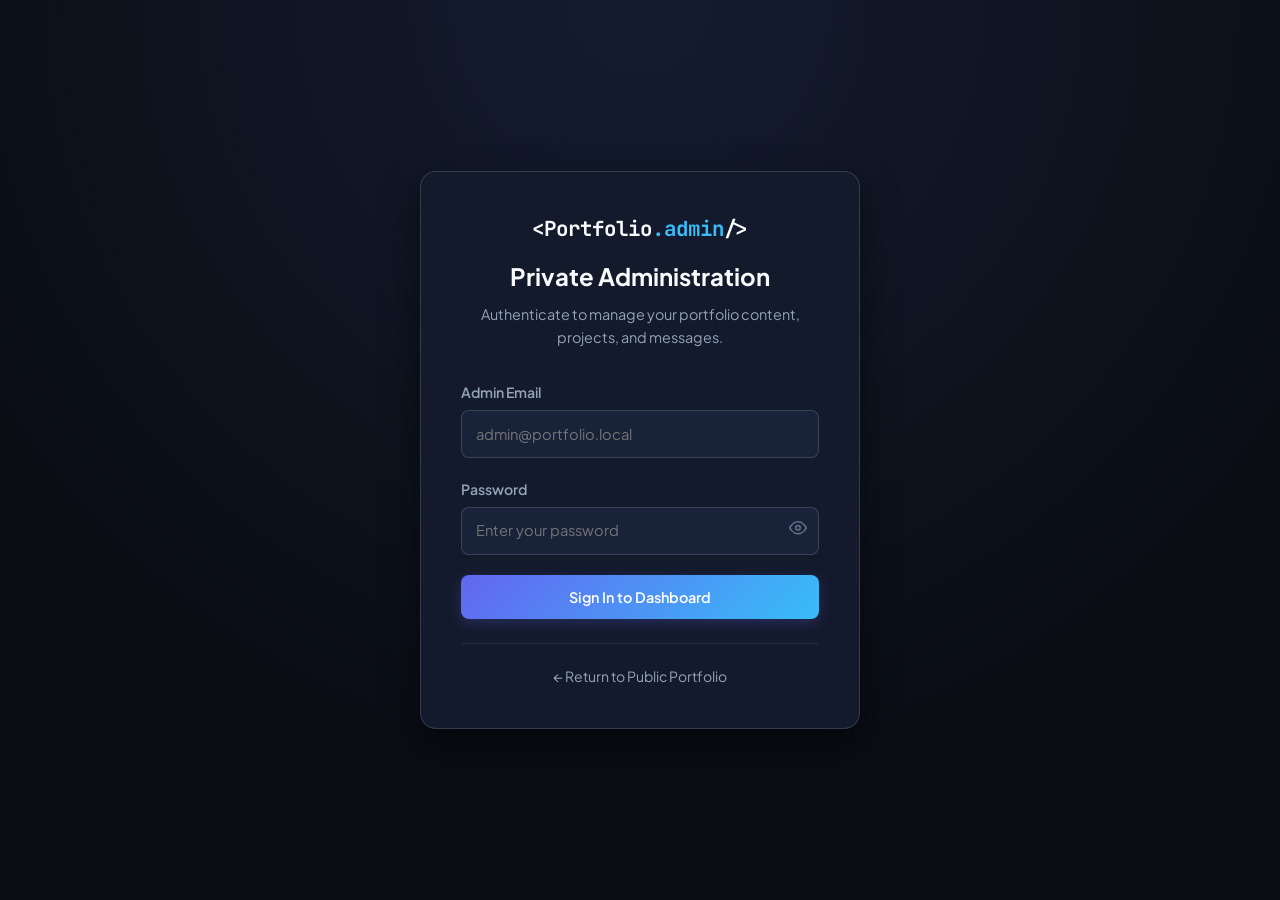
<file: admin/login.html>
<!DOCTYPE html>
<html lang="en">
<head>
  <meta charset="UTF-8" />
  <meta name="viewport" content="width=device-width, initial-scale=1.0" />
  <title>Admin Login | Portfolio CMS</title>
  
  <!-- Google Fonts -->
  <link rel="preconnect" href="https://fonts.googleapis.com" />
  <link rel="preconnect" href="https://fonts.gstatic.com" crossorigin />
  <link href="https://fonts.googleapis.com/css2?family=JetBrains+Mono:wght@400;500;600;700&family=Plus+Jakarta+Sans:wght@400;500;600;700;800&display=swap" rel="stylesheet" />

  <link rel="stylesheet" href="/admin/css/admin.css" />
</head>
<body class="login-body">

  <div class="login-wrapper">
    <div class="login-card">
      <div class="login-header">
        <div class="login-logo">
          <span>&lt;</span><span class="logo-text">Portfolio</span><span class="logo-accent">.admin</span><span>/&gt;</span>
        </div>
        <h1 class="login-title">Private Administration</h1>
        <p class="login-subtitle">Authenticate to manage your portfolio content, projects, and messages.</p>
      </div>

      <div class="login-alert" id="login-alert" style="display: none;"></div>

      <form id="admin-login-form" novalidate>
        <div class="form-group">
          <label for="admin-email" class="form-label">Admin Email</label>
          <input type="email" id="admin-email" name="email" class="form-input" placeholder="admin@portfolio.local" required autocomplete="email" />
        </div>

        <div class="form-group">
          <label for="admin-password" class="form-label">Password</label>
          <div class="password-input-wrapper">
            <input type="password" id="admin-password" name="password" class="form-input" placeholder="Enter your password" required autocomplete="current-password" />
            <button type="button" class="password-toggle-btn" id="password-toggle" aria-label="Toggle password visibility">
              <svg id="eye-icon" viewBox="0 0 24 24" width="18" height="18" stroke="currentColor" stroke-width="2" fill="none"><path d="M1 12s4-8 11-8 11 8 11 8-4 8-11 8-11-8-11-8z"></path><circle cx="12" cy="12" r="3"></circle></svg>
            </button>
          </div>
        </div>

        <button type="submit" id="login-btn" class="btn btn-primary btn-block">
          <span id="login-btn-text">Sign In to Dashboard</span>
        </button>
      </form>

      <div class="login-footer">
        <a href="/" class="login-back-link">&larr; Return to Public Portfolio</a>
      </div>
    </div>
  </div>

  <script>
    document.addEventListener('DOMContentLoaded', () => {
      const form = document.getElementById('admin-login-form');
      const emailInput = document.getElementById('admin-email');
      const passwordInput = document.getElementById('admin-password');
      const passwordToggle = document.getElementById('password-toggle');
      const loginBtn = document.getElementById('login-btn');
      const loginBtnText = document.getElementById('login-btn-text');
      const alertBox = document.getElementById('login-alert');

      // Password toggle
      passwordToggle.addEventListener('click', () => {
        const isPass = passwordInput.type === 'password';
        passwordInput.type = isPass ? 'text' : 'password';
      });

      // Submit
      form.addEventListener('submit', async (e) => {
        e.preventDefault();
        alertBox.style.display = 'none';

        const email = emailInput.value.trim();
        const password = passwordInput.value;

        if (!email || !password) {
          showAlert('Please enter both your admin email and password.');
          return;
        }

        loginBtn.disabled = true;
        loginBtnText.textContent = 'Authenticating...';

        try {
          const res = await fetch('/api/auth/login', {
            method: 'POST',
            headers: { 'Content-Type': 'application/json' },
            body: JSON.stringify({ email, password })
          });

          const data = await res.json();
          if (res.ok && data.success) {
            window.location.href = '/admin/dashboard';
          } else {
            showAlert(data.error || 'Invalid credentials. Please try again.');
          }
        } catch (err) {
          showAlert('Network error: Could not reach the authentication server.');
        } finally {
          loginBtn.disabled = false;
          loginBtnText.textContent = 'Sign In to Dashboard';
        }
      });

      function showAlert(msg) {
        alertBox.textContent = msg;
        alertBox.style.display = 'block';
      }
    });
  </script>
</body>
</html>
</file>
<file: admin/css/admin.css>
/* Admin CMS Dashboard Stylesheet */
:root {
  --bg-base: #0a0d14;
  --bg-sidebar: #0f1422;
  --bg-surface: #131a2c;
  --bg-surface-elevated: #182238;
  --bg-surface-hover: #1f2c4a;

  --border-subtle: rgba(255, 255, 255, 0.08);
  --border-strong: rgba(255, 255, 255, 0.15);
  --border-accent: rgba(99, 102, 241, 0.4);

  --text-primary: #f8fafc;
  --text-secondary: #94a3b8;
  --text-muted: #64748b;

  --accent-primary: #6366f1;
  --accent-secondary: #38bdf8;
  --accent-glow: rgba(99, 102, 241, 0.25);
  --accent-gradient: linear-gradient(135deg, #6366f1 0%, #38bdf8 100%);

  --status-success: #10b981;
  --status-warning: #f59e0b;
  --status-error: #ef4444;

  --font-sans: 'Plus Jakarta Sans', system-ui, -apple-system, BlinkMacSystemFont, sans-serif;
  --font-mono: 'JetBrains Mono', monospace;

  --sidebar-width: 260px;
  --header-height: 64px;

  --radius-sm: 8px;
  --radius-md: 12px;
  --radius-lg: 16px;
  --radius-full: 9999px;

  --shadow-sm: 0 2px 8px rgba(0, 0, 0, 0.3);
  --shadow-md: 0 8px 24px rgba(0, 0, 0, 0.4);
  --shadow-lg: 0 16px 36px rgba(0, 0, 0, 0.5);

  --transition-fast: 150ms ease;
  --transition-base: 250ms ease;
}

*,
*::before,
*::after {
  box-sizing: border-box;
  margin: 0;
  padding: 0;
}

body {
  font-family: var(--font-sans);
  background-color: var(--bg-base);
  color: var(--text-primary);
  line-height: 1.6;
  font-size: 0.95rem;
  -webkit-font-smoothing: antialiased;
  overflow-x: hidden;
}

a {
  color: inherit;
  text-decoration: none;
}

button,
input,
textarea,
select {
  font: inherit;
  color: inherit;
}

button {
  cursor: pointer;
  border: none;
  background: none;
}

/* Login Page Layout */

.login-body {
  display: flex;
  align-items: center;
  justify-content: center;
  min-height: 100vh;
  padding: 1.5rem;
  background: radial-gradient(circle at top, #141c30 0%, var(--bg-base) 70%);
}

.login-wrapper {
  width: 100%;
  max-width: 440px;
}

.login-card {
  background: var(--bg-surface);
  border: 1px solid var(--border-strong);
  border-radius: var(--radius-lg);
  padding: 2.5rem;
  box-shadow: var(--shadow-lg);
}

.login-header {
  text-align: center;
  margin-bottom: 2rem;
}

.login-logo {
  font-family: var(--font-mono);
  font-weight: 700;
  font-size: 1.3rem;
  margin-bottom: 0.75rem;
}

.logo-accent {
  color: var(--accent-secondary);
}

.login-title {
  font-size: 1.5rem;
  font-weight: 700;
  margin-bottom: 0.5rem;
}

.login-subtitle {
  color: var(--text-secondary);
  font-size: 0.9rem;
}

.login-alert {
  background: rgba(239, 68, 68, 0.12);
  border: 1px solid rgba(239, 68, 68, 0.3);
  color: #fca5a5;
  padding: 0.75rem 1rem;
  border-radius: var(--radius-sm);
  margin-bottom: 1.5rem;
  font-size: 0.88rem;
}

.password-input-wrapper {
  position: relative;
}

.password-toggle-btn {
  position: absolute;
  right: 0.75rem;
  top: 50%;
  transform: translateY(-50%);
  color: var(--text-muted);
}

.password-toggle-btn:hover {
  color: var(--text-primary);
}

.login-footer {
  text-align: center;
  margin-top: 1.5rem;
  padding-top: 1.25rem;
  border-top: 1px solid var(--border-subtle);
}

.login-back-link {
  font-size: 0.88rem;
  color: var(--text-secondary);
}

.login-back-link:hover {
  color: var(--accent-secondary);
}

/* Admin Dashboard Shell */
.admin-shell {
  display: flex;
  min-height: 100vh;
}

/* Sidebar Navigation */
.admin-sidebar {
  width: var(--sidebar-width);
  background: var(--bg-sidebar);
  border-right: 1px solid var(--border-subtle);
  display: flex;
  flex-direction: column;
  position: fixed;
  top: 0;
  bottom: 0;
  left: 0;
  z-index: 100;
  transition: transform var(--transition-base);
}

.sidebar-header {
  height: var(--header-height);
  padding-inline: 1.5rem;
  display: flex;
  align-items: center;
  justify-content: space-between;
  border-bottom: 1px solid var(--border-subtle);
}

.sidebar-logo {
  font-family: var(--font-mono);
  font-weight: 700;
  font-size: 1.1rem;
}

.sidebar-menu {
  padding: 1.25rem 0.75rem;
  display: flex;
  flex-direction: column;
  gap: 0.35rem;
  flex-grow: 1;
  overflow-y: auto;
}

.nav-item {
  display: flex;
  align-items: center;
  gap: 0.85rem;
  padding: 0.7rem 1rem;
  border-radius: var(--radius-sm);
  color: var(--text-secondary);
  font-weight: 500;
  font-size: 0.92rem;
  transition: all var(--transition-fast);
  position: relative;
}

.nav-item:hover {
  background: var(--bg-surface-elevated);
  color: var(--text-primary);
}

.nav-item.active {
  background: var(--accent-primary);
  color: #ffffff;
  font-weight: 600;
  box-shadow: 0 4px 12px var(--accent-glow);
}

.nav-item svg {
  width: 18px;
  height: 18px;
  stroke-width: 2;
  stroke: currentColor;
  fill: none;
  flex-shrink: 0;
}

.sidebar-group-title {
  font-family: var(--font-mono);
  font-size: 0.68rem;
  font-weight: 700;
  text-transform: uppercase;
  letter-spacing: 0.08em;
  color: var(--text-muted);
  padding: 0.9rem 1rem 0.35rem;
  user-select: none;
}

.stats-config-grid {
  display: grid;
  grid-template-columns: repeat(auto-fit, minmax(240px, 1fr));
  gap: 1.25rem;
}

.stat-config-card {
  background: var(--bg-surface-elevated);
  border: 1px solid var(--border-subtle);
  border-radius: var(--radius-sm);
  padding: 1.25rem;
}

.stat-config-title {
  font-size: 0.82rem;
  font-family: var(--font-mono);
  text-transform: uppercase;
  color: var(--accent-secondary);
  margin-bottom: 0.75rem;
  font-weight: 600;
}

.sidebar-footer {
  padding: 1.25rem;
  border-top: 1px solid var(--border-subtle);
}

.user-info {
  display: flex;
  align-items: center;
  justify-content: space-between;
  font-size: 0.85rem;
  color: var(--text-muted);
}

/* Main Content Area */
.admin-main {
  margin-left: var(--sidebar-width);
  flex-grow: 1;
  display: flex;
  flex-direction: column;
  min-width: 0;
}

.admin-topbar {
  height: var(--header-height);
  background: var(--bg-surface);
  border-bottom: 1px solid var(--border-subtle);
  padding-inline: 2rem;
  display: flex;
  align-items: center;
  justify-content: space-between;
  position: sticky;
  top: 0;
  z-index: 90;
}

.topbar-left {
  display: flex;
  align-items: center;
  gap: 1rem;
}

.sidebar-toggle-btn {
  display: none;
  color: var(--text-secondary);
}

.topbar-title {
  font-size: 1.2rem;
  font-weight: 700;
}

.topbar-actions {
  display: flex;
  align-items: center;
  gap: 1rem;
}

.admin-content {
  padding: 2rem;
  flex-grow: 1;
  max-width: 1280px;
  width: 100%;
}

.tab-pane {
  display: none;
  animation: fadeIn 0.25s ease;
}

.tab-pane.active {
  display: block;
}

@keyframes fadeIn {
  from {
    opacity: 0;
    transform: translateY(6px);
  }

  to {
    opacity: 1;
    transform: translateY(0);
  }
}

/* UI Components & Cards */
.metrics-grid {
  display: grid;
  grid-template-columns: repeat(auto-fit, minmax(200px, 1fr));
  gap: 1.25rem;
  margin-bottom: 2rem;
}

.metric-card {
  background: var(--bg-surface);
  border: 1px solid var(--border-subtle);
  border-radius: var(--radius-md);
  padding: 1.5rem;
  box-shadow: var(--shadow-sm);
  display: flex;
  flex-direction: column;
  gap: 0.5rem;
}

.metric-label {
  font-size: 0.85rem;
  font-weight: 600;
  color: var(--text-secondary);
  text-transform: uppercase;
  letter-spacing: 0.05em;
}

.metric-value {
  font-size: 2rem;
  font-weight: 800;
  color: var(--text-primary);
  font-family: var(--font-mono);
}

.metric-sub {
  font-size: 0.82rem;
  color: var(--text-muted);
}

.admin-card {
  background: var(--bg-surface);
  border: 1px solid var(--border-subtle);
  border-radius: var(--radius-md);
  padding: 1.75rem;
  margin-bottom: 1.75rem;
  box-shadow: var(--shadow-sm);
}

.card-header {
  display: flex;
  align-items: center;
  justify-content: space-between;
  margin-bottom: 1.5rem;
  padding-bottom: 1rem;
  border-bottom: 1px solid var(--border-subtle);
}

.card-title {
  font-size: 1.2rem;
  font-weight: 700;
}

.card-desc {
  font-size: 0.88rem;
  color: var(--text-secondary);
  margin-top: 0.25rem;
}

/* Form Controls */
.form-grid {
  display: grid;
  grid-template-columns: repeat(auto-fit, minmax(280px, 1fr));
  gap: 1.25rem;
}

.form-group {
  margin-bottom: 1.25rem;
}

.form-group.full-width {
  grid-column: 1 / -1;
}

.form-label {
  display: block;
  font-size: 0.88rem;
  font-weight: 600;
  color: var(--text-secondary);
  margin-bottom: 0.4rem;
}

.form-input,
.form-textarea,
.form-select {
  width: 100%;
  background: var(--bg-surface-elevated);
  border: 1px solid var(--border-strong);
  border-radius: var(--radius-sm);
  padding: 0.7rem 0.9rem;
  color: var(--text-primary);
  font-size: 0.92rem;
  transition: border-color var(--transition-fast), box-shadow var(--transition-fast);
}

.form-textarea {
  resize: vertical;
  min-height: 100px;
}

.form-input:focus,
.form-textarea:focus,
.form-select:focus {
  border-color: var(--accent-primary);
  box-shadow: 0 0 0 3px var(--accent-glow);
  outline: none;
}

.form-checkbox-label {
  display: inline-flex;
  align-items: center;
  gap: 0.6rem;
  font-size: 0.9rem;
  cursor: pointer;
  user-select: none;
}

/* Buttons */
.btn {
  display: inline-flex;
  align-items: center;
  justify-content: center;
  gap: 0.5rem;
  font-weight: 600;
  font-size: 0.9rem;
  padding: 0.65rem 1.25rem;
  border-radius: var(--radius-sm);
  transition: all var(--transition-fast);
}

.btn-primary {
  background: var(--accent-gradient);
  color: #ffffff;
  box-shadow: 0 4px 14px var(--accent-glow);
}

.btn-primary:hover {
  filter: brightness(1.1);
  transform: translateY(-1px);
}

.btn-secondary {
  background: var(--bg-surface-elevated);
  color: var(--text-primary);
  border: 1px solid var(--border-strong);
}

.btn-secondary:hover {
  background: var(--bg-surface-hover);
  border-color: var(--accent-secondary);
}

.btn-danger {
  background: rgba(239, 68, 68, 0.15);
  color: #fca5a5;
  border: 1px solid rgba(239, 68, 68, 0.3);
}

.btn-danger:hover {
  background: var(--status-error);
  color: #ffffff;
}

.btn-sm {
  padding: 0.4rem 0.8rem;
  font-size: 0.82rem;
}

.btn-block {
  width: 100%;
}

/* Image Upload Preview Box */
.image-uploader-box {
  display: flex;
  align-items: center;
  gap: 1.5rem;
  padding: 1.25rem;
  background: var(--bg-surface-elevated);
  border: 1px dashed var(--border-strong);
  border-radius: var(--radius-md);
}

.image-preview-thumb {
  width: 80px;
  height: 80px;
  border-radius: var(--radius-sm);
  object-fit: cover;
  background: var(--bg-base);
  border: 1px solid var(--border-subtle);
}

/* Tables & Data Lists */
.data-table-wrapper {
  overflow-x: auto;
}

.data-table {
  width: 100%;
  border-collapse: collapse;
  text-align: left;
}

.data-table th,
.data-table td {
  padding: 0.9rem 1rem;
  border-bottom: 1px solid var(--border-subtle);
}

.data-table th {
  font-size: 0.82rem;
  text-transform: uppercase;
  letter-spacing: 0.05em;
  color: var(--text-muted);
  font-weight: 600;
  background: var(--bg-surface-elevated);
}

.data-table tr:hover td {
  background: rgba(255, 255, 255, 0.02);
}

.table-actions {
  display: flex;
  align-items: center;
  gap: 0.5rem;
}

.status-tag {
  display: inline-flex;
  align-items: center;
  padding: 0.2rem 0.6rem;
  border-radius: var(--radius-full);
  font-size: 0.78rem;
  font-weight: 600;
  font-family: var(--font-mono);
}

.status-tag.active,
.status-tag.published {
  background: rgba(16, 185, 129, 0.15);
  color: #34d399;
}

.status-tag.inactive,
.status-tag.draft {
  background: rgba(148, 163, 184, 0.15);
  color: #94a3b8;
}

/* Drag and Drop Styling */
.draggable-row {
  cursor: grab;
  user-select: none;
}

.draggable-row.dragging {
  opacity: 0.4;
  background: var(--bg-surface-hover);
}

.drag-handle {
  color: var(--text-muted);
  cursor: grab;
  margin-right: 0.5rem;
}

/* Modal Dialogs */
.modal-backdrop,
.admin-modal-backdrop,
#admin-modal {
  position: fixed;
  inset: 0;
  background: rgba(0, 0, 0, 0.75);
  backdrop-filter: blur(6px);
  z-index: 1000;
  display: none;
  align-items: center;
  justify-content: center;
  padding: 1rem;
  opacity: 0;
  pointer-events: none;
  transition: opacity var(--transition-base);
}

.modal-backdrop.is-open,
.admin-modal-backdrop.is-open,
#admin-modal.is-open {
  display: flex !important;
  opacity: 1 !important;
  pointer-events: auto !important;
}

.modal-card,
.admin-modal-card,
#admin-modal-content {
  background: var(--bg-surface);
  border: 1px solid var(--border-strong);
  border-radius: var(--radius-lg);
  width: 100%;
  max-width: 680px;
  max-height: 90vh;
  overflow-y: auto;
  padding: 2rem;
  box-shadow: var(--shadow-lg);
  transform: translateY(12px);
  transition: transform var(--transition-base);
}

.modal-backdrop.is-open .modal-card,
.admin-modal-backdrop.is-open .admin-modal-card,
#admin-modal.is-open #admin-modal-content {
  transform: translateY(0);
}

/* Toast Notifications */
.toast-container {
  position: fixed;
  bottom: 1.5rem;
  right: 1.5rem;
  z-index: 2000;
  display: flex;
  flex-direction: column;
  gap: 0.75rem;
}

.toast {
  background: var(--bg-surface-elevated);
  border: 1px solid var(--border-strong);
  border-radius: var(--radius-sm);
  padding: 0.85rem 1.25rem;
  color: var(--text-primary);
  box-shadow: var(--shadow-lg);
  display: flex;
  align-items: center;
  gap: 0.75rem;
  animation: toastIn 0.3s ease;
  min-width: 280px;
}

@keyframes toastIn {
  from {
    opacity: 0;
    transform: translateX(20px);
  }

  to {
    opacity: 1;
    transform: translateX(0);
  }
}

.toast.success {
  border-left: 4px solid var(--status-success);
}

.toast.error {
  border-left: 4px solid var(--status-error);
}

.toast.info {
  border-left: 4px solid var(--accent-secondary);
}

/* Responsive Breakpoints */
@media (max-width: 900px) {
  .admin-sidebar {
    transform: translateX(-100%);
  }

  .admin-sidebar.is-open {
    transform: translateX(0);
  }

  .admin-main {
    margin-left: 0;
  }

  .sidebar-toggle-btn {
    display: block;
  }
}
</file>
